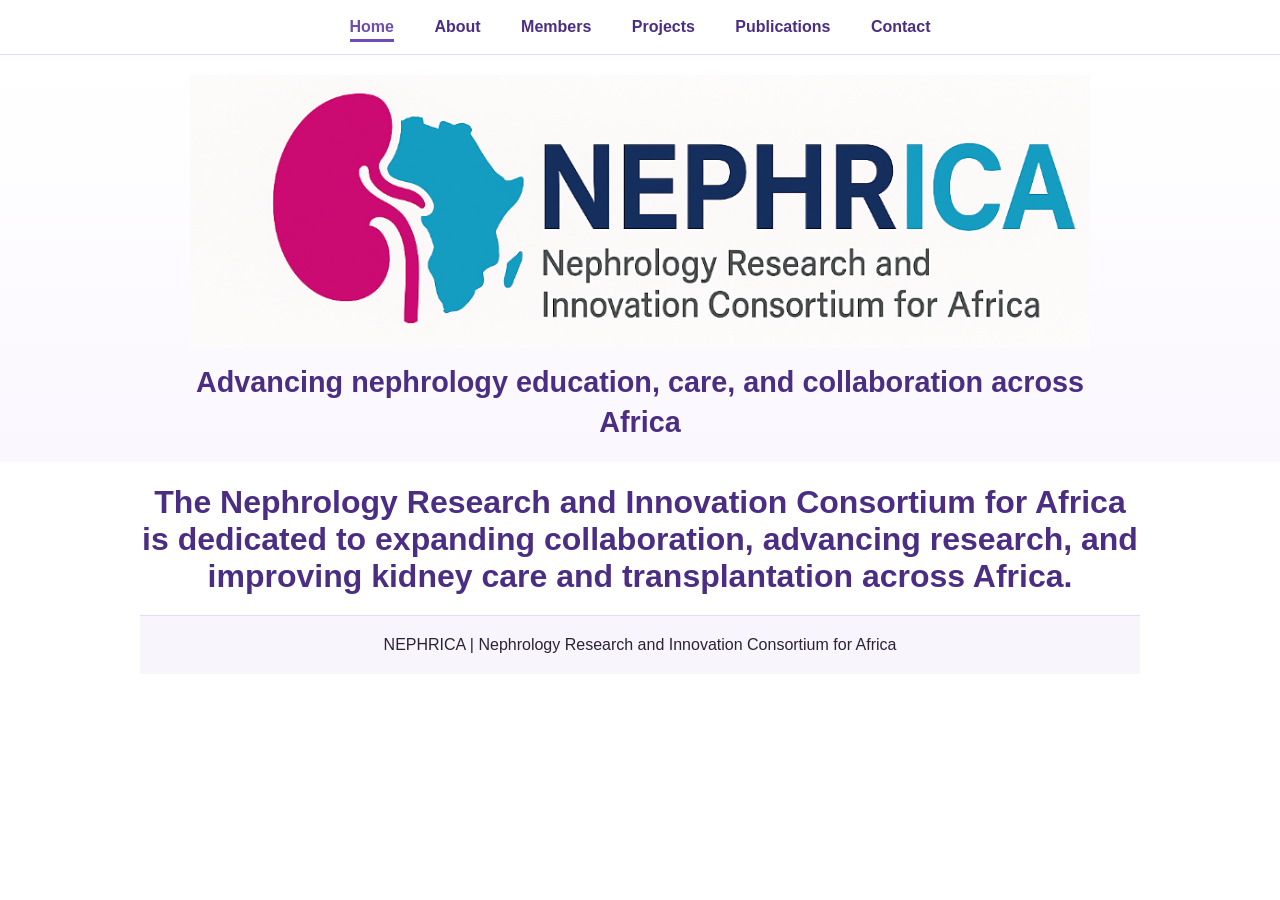
<file: index.html>
<!DOCTYPE html>
<html lang="en">
<head>
  <meta charset="UTF-8">
  <meta name="viewport" content="width=device-width, initial-scale=1.0">
  <title>NEPHRICA</title>

  <style>
    :root {
      --deep-purple: #4b2e83;
      --mid-purple: #6d4db3;
      --light-purple: #efe8fb;
      --soft-purple: #f8f5fc;
      --text-dark: #2b2238;
      --border: #e7dcf5;
    }

    body {
      margin: 0;
      font-family: Arial, sans-serif;
      background: white;
      color: var(--text-dark);
      opacity: 0;
      transform: translateY(14px);
      animation: pageFade 0.9s ease forwards;
    }

    @keyframes pageFade {
      to {
        opacity: 1;
        transform: translateY(0);
      }
    }

    nav {
      background: white;
      border-bottom: 1px solid var(--border);
      padding: 18px;
      text-align: center;
    }

    nav a {
      color: var(--deep-purple);
      text-decoration: none;
      margin: 0 18px;
      font-weight: bold;
      transition: color 0.25s ease;
      padding-bottom: 4px;
    }

    nav a:hover {
      color: var(--mid-purple);
    }

    nav a.active {
      color: var(--mid-purple);
      border-bottom: 3px solid var(--mid-purple);
    }

    .hero {
      text-align: center;
      padding: 20px 20px 10px 20px;
      background: linear-gradient(180deg, #ffffff 0%, #faf7fe 100%);
    }

    .hero-logo {
      max-width: 900px;
      width: 100%;
      height: auto;
      margin-bottom: 6px;
      opacity: 0;
      transform: scale(0.98);
      animation: heroImageIn 1s ease 0.2s forwards;
    }

    @keyframes heroImageIn {
      to {
        opacity: 1;
        transform: scale(1);
      }
    }

    .tagline {
      font-weight: bold;
      color: var(--deep-purple);
      font-size: 1.8rem;
      line-height: 1.4;
      margin: 4px auto 10px auto;
      max-width: 900px;
      opacity: 0;
      animation: fadeOnly 0.9s ease 0.4s forwards;
    }

    @keyframes fadeOnly {
      to {
        opacity: 1;
      }
    }

    .container {
      max-width: 1000px;
      margin: 10px auto;
      padding: 0 20px;
      text-align: center;
    }

    h1 {
      color: var(--deep-purple);
      margin-bottom: 10px;
      opacity: 0;
      animation: fadeOnly 0.9s ease 0.55s forwards;
    }

    .intro-text {
      margin-bottom: 20px;
      opacity: 0;
      animation: fadeOnly 0.9s ease 0.7s forwards;
      font-size: 1.05rem;
      line-height: 1.5;
    }

    .cards {
      display: flex;
      flex-wrap: wrap;
      gap: 18px;
      margin-top: 20px;
      justify-content: center;
    }

    .card {
      flex: 1 1 250px;
      background: white;
      border: 1px solid var(--border);
      border-radius: 12px;
      padding: 20px;
      opacity: 0;
      transform: translateY(12px);
      animation: cardIn 0.7s ease forwards;
    }

    .card:nth-child(1) { animation-delay: 0.85s; }
    .card:nth-child(2) { animation-delay: 1s; }
    .card:nth-child(3) { animation-delay: 1.15s; }

    @keyframes cardIn {
      to {
        opacity: 1;
        transform: translateY(0);
      }
    }

    .card h2 {
      color: var(--deep-purple);
      margin-top: 0;
    }

    .btn {
      display: inline-block;
      margin-top: 10px;
      padding: 10px 15px;
      background: var(--deep-purple);
      color: white;
      text-decoration: none;
      border-radius: 8px;
      font-weight: bold;
      transition: background 0.25s ease, transform 0.2s ease;
    }

    .btn:hover {
      background: var(--mid-purple);
      transform: translateY(-2px);
    }

    footer {
      margin-top: 20px;
      padding: 20px;
      text-align: center;
      background: var(--soft-purple);
      border-top: 1px solid var(--border);
      opacity: 0;
      animation: fadeOnly 0.9s ease 1.25s forwards;
    }
  </style>
</head>

<body>

  <nav>
    <a href="index.html" class="active">Home</a>
    <a href="about.html">About</a>
    <a href="members.html">Members</a>
    <a href="projects.html">Projects</a>
    <a href="Publications.html">Publications</a>
    <a href="contact.html">Contact</a>
  </nav>

  <div class="hero">
    
    <img 
      src="./nephrica-home.png.png" 
      alt="NEPHRICA Logo" 
      class="hero-logo"
      onerror="this.onerror=null; this.src='https://via.placeholder.com/900x300?text=Image+Not+Found'; console.log('Image not found - check file path');"
    >

    <p class="tagline">
      Advancing nephrology education, care, and collaboration across Africa
    </p>
  </div>

  <div class="container">
    <h1>The Nephrology Research and Innovation Consortium for Africa is dedicated to expanding collaboration, advancing research, and improving kidney care and transplantation across Africa.</h1>

    </p>

  <footer>
    NEPHRICA | Nephrology Research and Innovation Consortium for Africa
  </footer>

</body>
</html>
</file>
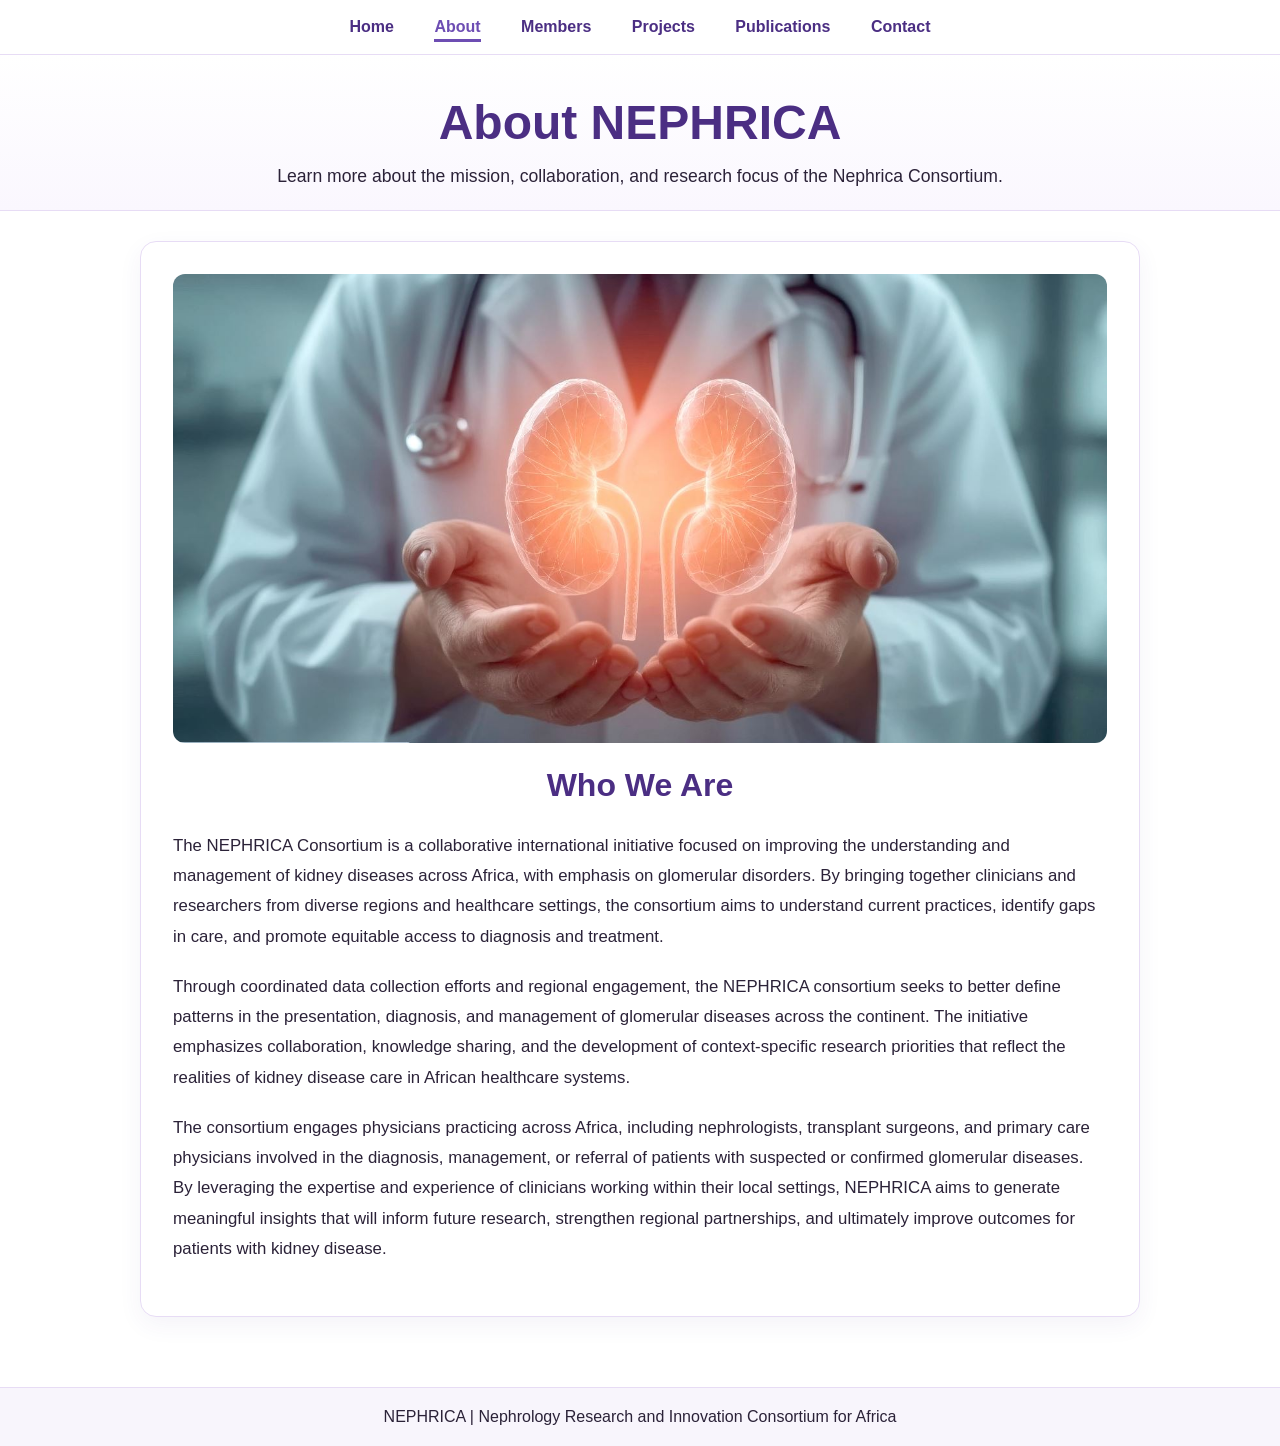
<file: about.html>
<!DOCTYPE html>
<html lang="en">
<head>
  <meta charset="UTF-8">
  <meta name="viewport" content="width=device-width, initial-scale=1.0">
  <title>About | NEPHRICA</title>

  <style>
    :root {
      --deep-purple: #4b2e83;
      --mid-purple: #6d4db3;
      --light-purple: #efe8fb;
      --soft-purple: #f8f5fc;
      --text-dark: #2b2238;
      --border: #e7dcf5;
    }

    body {
      margin: 0;
      font-family: Arial, sans-serif;
      background: white;
      color: var(--text-dark);
      opacity: 0;
      transform: translateY(10px);
      animation: pageFade 0.8s ease forwards;
    }

    @keyframes pageFade {
      to {
        opacity: 1;
        transform: translateY(0);
      }
    }

    nav {
      background: white;
      border-bottom: 1px solid var(--border);
      padding: 18px;
      text-align: center;
    }

    nav a {
      color: var(--deep-purple);
      text-decoration: none;
      margin: 0 18px;
      font-weight: bold;
      transition: color 0.25s ease;
      padding-bottom: 4px;
    }

    nav a:hover {
      color: var(--mid-purple);
    }

    nav a.active {
      color: var(--mid-purple);
      border-bottom: 3px solid var(--mid-purple);
    }

    .hero {
      text-align: center;
      padding: 40px 20px 20px;
      background: linear-gradient(180deg, #ffffff 0%, #faf7fe 100%);
      border-bottom: 1px solid var(--border);
    }

    .hero h1 {
      margin: 0;
      color: var(--deep-purple);
      font-size: 3rem;
    }

    .hero p {
      margin: 12px auto 0;
      max-width: 900px;
      font-size: 1.1rem;
      line-height: 1.6;
    }

    .content {
      max-width: 1000px;
      margin: 30px auto;
      padding: 0 20px 40px;
    }

    .content-card {
      background: white;
      border: 1px solid var(--border);
      border-radius: 16px;
      padding: 32px;
      box-shadow: 0 8px 24px rgba(75, 46, 131, 0.06);
    }

    .content-card h2 {
      color: var(--deep-purple);
      margin-top: 0;
      font-size: 2rem;
      text-align: center;
    }

    .content-card p {
      font-size: 1.05rem;
      line-height: 1.8;
      margin-bottom: 20px;
    }

    footer {
      margin-top: 30px;
      padding: 20px;
      text-align: center;
      background: var(--soft-purple);
      border-top: 1px solid var(--border);
    }

    @media (max-width: 768px) {
      nav a {
        display: inline-block;
        margin: 8px 10px;
      }

      .hero h1 {
        font-size: 2.2rem;
      }

      .content-card {
        padding: 24px;
      }

      .content-card h2 {
        font-size: 1.6rem;
      }
    }
  </style>
</head>
<body>

  <nav>
    <a href="index.html">Home</a>
    <a href="about.html" class="active">About</a>
    <a href="members.html">Members</a>
    <a href="projects.html">Projects</a>
    <a href="Publications.html">Publications</a>
    <a href="contact.html">Contact</a>
  </nav>

  <section class="hero">
    <h1>About NEPHRICA</h1>
    <p>
      Learn more about the mission, collaboration, and research focus of the Nephrica Consortium.
    </p>
  </section>

  <div class="content">
    <div class="content-card">

      <!-- IMAGE FIRST -->
      <img src="./images/kidney.JPG" style="width:100%; height:auto; border-radius:12px; margin-bottom:20px;">

      <!-- HEADING MOVED BELOW IMAGE -->
      <h2>Who We Are</h2>

      <p>
        The NEPHRICA Consortium is a collaborative international initiative focused on improving the understanding and management of kidney diseases across Africa, with emphasis on glomerular disorders. By bringing together clinicians and researchers from diverse regions and healthcare settings, the consortium aims to understand current practices, identify gaps in care, and promote equitable access to diagnosis and treatment.
      </p>

      <p>
       Through coordinated data collection efforts and regional engagement, the NEPHRICA consortium seeks to better define patterns in the presentation, diagnosis, and management of glomerular diseases across the continent. The initiative emphasizes collaboration, knowledge sharing, and the development of context-specific research priorities that reflect the realities of kidney disease care in African healthcare systems.
      </p>

      <p>
        The consortium engages physicians practicing across Africa, including nephrologists, transplant surgeons, and primary care physicians involved in the diagnosis, management, or referral of patients with suspected or confirmed glomerular diseases. By leveraging the expertise and experience of clinicians working within their local settings, NEPHRICA aims to generate meaningful insights that will inform future research, strengthen regional partnerships, and ultimately improve outcomes for patients with kidney disease.
      </p>

    </div>
  </div>

  <footer>
    NEPHRICA | Nephrology Research and Innovation Consortium for Africa
  </footer>

</body>
</html>
</file>
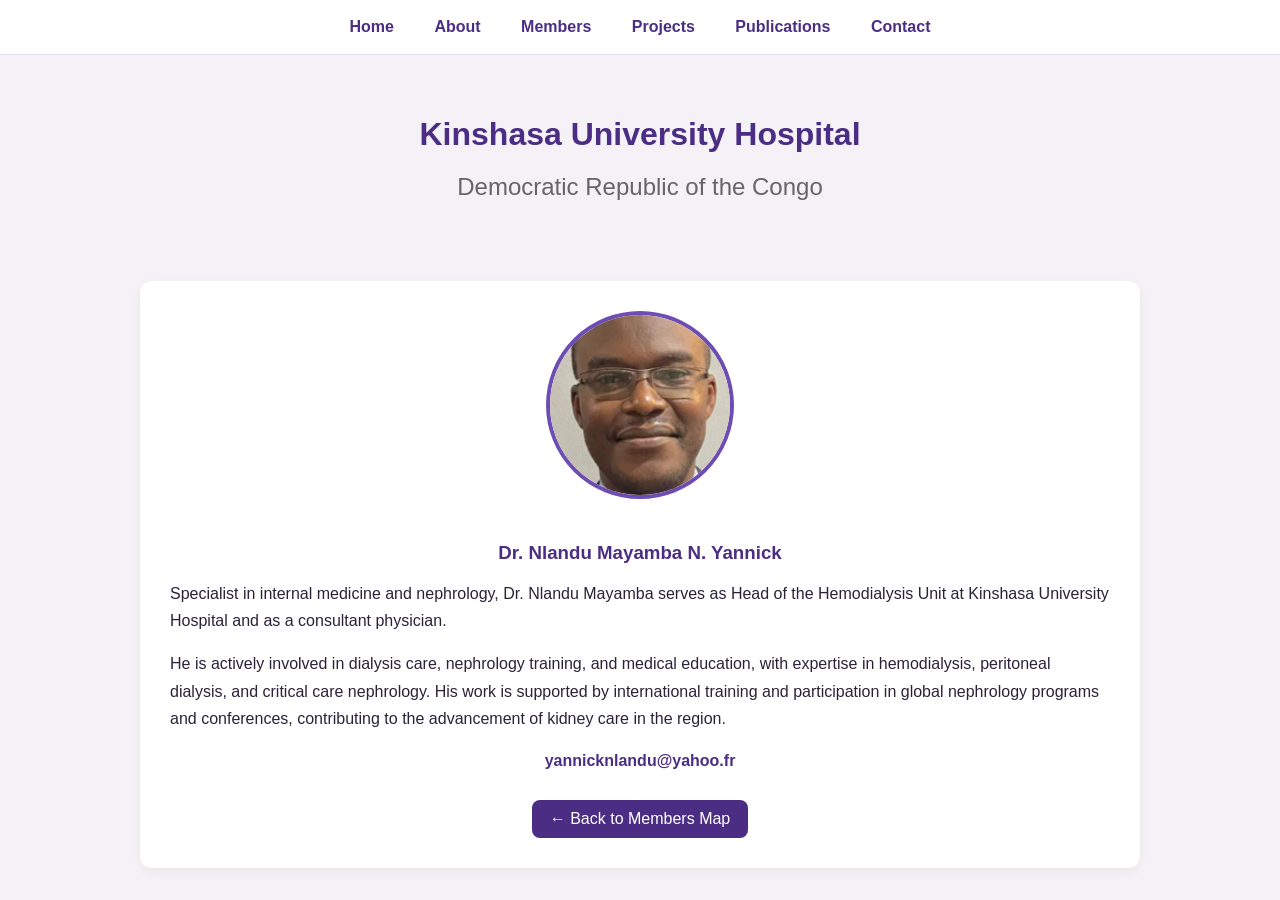
<file: congo-center.html>
<!DOCTYPE html>
<html lang="en">
<head>
<meta charset="UTF-8">
<meta name="viewport" content="width=device-width, initial-scale=1.0">
<title>Kinshasa University Hospital | NEPHRICA</title>

<style>
:root {
  --deep-purple: #4b2e83;
  --mid-purple: #6d4db3;
  --soft-purple: #f8f5fc;
  --border: #e7dcf5;
}

body {
  margin: 0;
  font-family: Arial, sans-serif;
  background: #f4f1f7;
  color: #2b2238;
}

nav {
  border-bottom: 1px solid var(--border);
  padding: 18px;
  text-align: center;
  background: white;
}

nav a {
  color: var(--deep-purple);
  text-decoration: none;
  margin: 0 18px;
  font-weight: bold;
}

nav a:hover {
  color: var(--mid-purple);
}

.hero {
  text-align: center;
  padding: 40px 20px;
}

.hero h1 {
  color: var(--deep-purple);
  margin-bottom: 10px;
}

.hero h2 {
  color: #666;
  font-weight: normal;
}

.container {
  max-width: 1000px;
  margin: auto;
  padding: 20px;
}

.member-card {
  background: white;
  border-radius: 12px;
  padding: 30px;
  text-align: center;
  box-shadow: 0 4px 12px rgba(0,0,0,.05);
}

.member-card img {
  width: 180px;
  height: 180px;
  object-fit: cover;
  border-radius: 50%;
  border: 4px solid var(--mid-purple);
  margin-bottom: 20px;
}

.member-card h3 {
  color: var(--deep-purple);
  margin-bottom: 15px;
}

.member-card p {
  line-height: 1.7;
  text-align: left;
}

.email {
  margin-top: 20px;
  font-weight: bold;
  color: var(--deep-purple);
}

.back-btn {
  display: inline-block;
  margin-top: 30px;
  padding: 10px 18px;
  background: var(--deep-purple);
  color: white;
  text-decoration: none;
  border-radius: 8px;
}

.back-btn:hover {
  background: var(--mid-purple);
}
</style>
</head>

<body>

<nav>
  <a href="index.html">Home</a>
  <a href="about.html">About</a>
  <a href="members.html">Members</a>
  <a href="projects.html">Projects</a>
  <a href="Publications.html">Publications</a>
  <a href="contact.html">Contact</a>
</nav>

<div class="hero">
  <h1>Kinshasa University Hospital</h1>
  <h2>Democratic Republic of the Congo</h2>
</div>

<div class="container">

  <div class="member-card">

    <img src="./images/Yannick Headshot.jpg">

    <h3>Dr. Nlandu Mayamba N. Yannick</h3>

    <p>
      Specialist in internal medicine and nephrology, Dr. Nlandu Mayamba serves as Head of the Hemodialysis Unit at Kinshasa University Hospital and as a consultant physician.
    </p>

    <p>
      He is actively involved in dialysis care, nephrology training, and medical education, with expertise in hemodialysis, peritoneal dialysis, and critical care nephrology. His work is supported by international training and participation in global nephrology programs and conferences, contributing to the advancement of kidney care in the region.
    </p>

    <div class="email">
      yannicknlandu@yahoo.fr
    </div>

    <a href="members.html" class="back-btn">← Back to Members Map</a>

  </div>

</div>

</body>
</html>
</file>
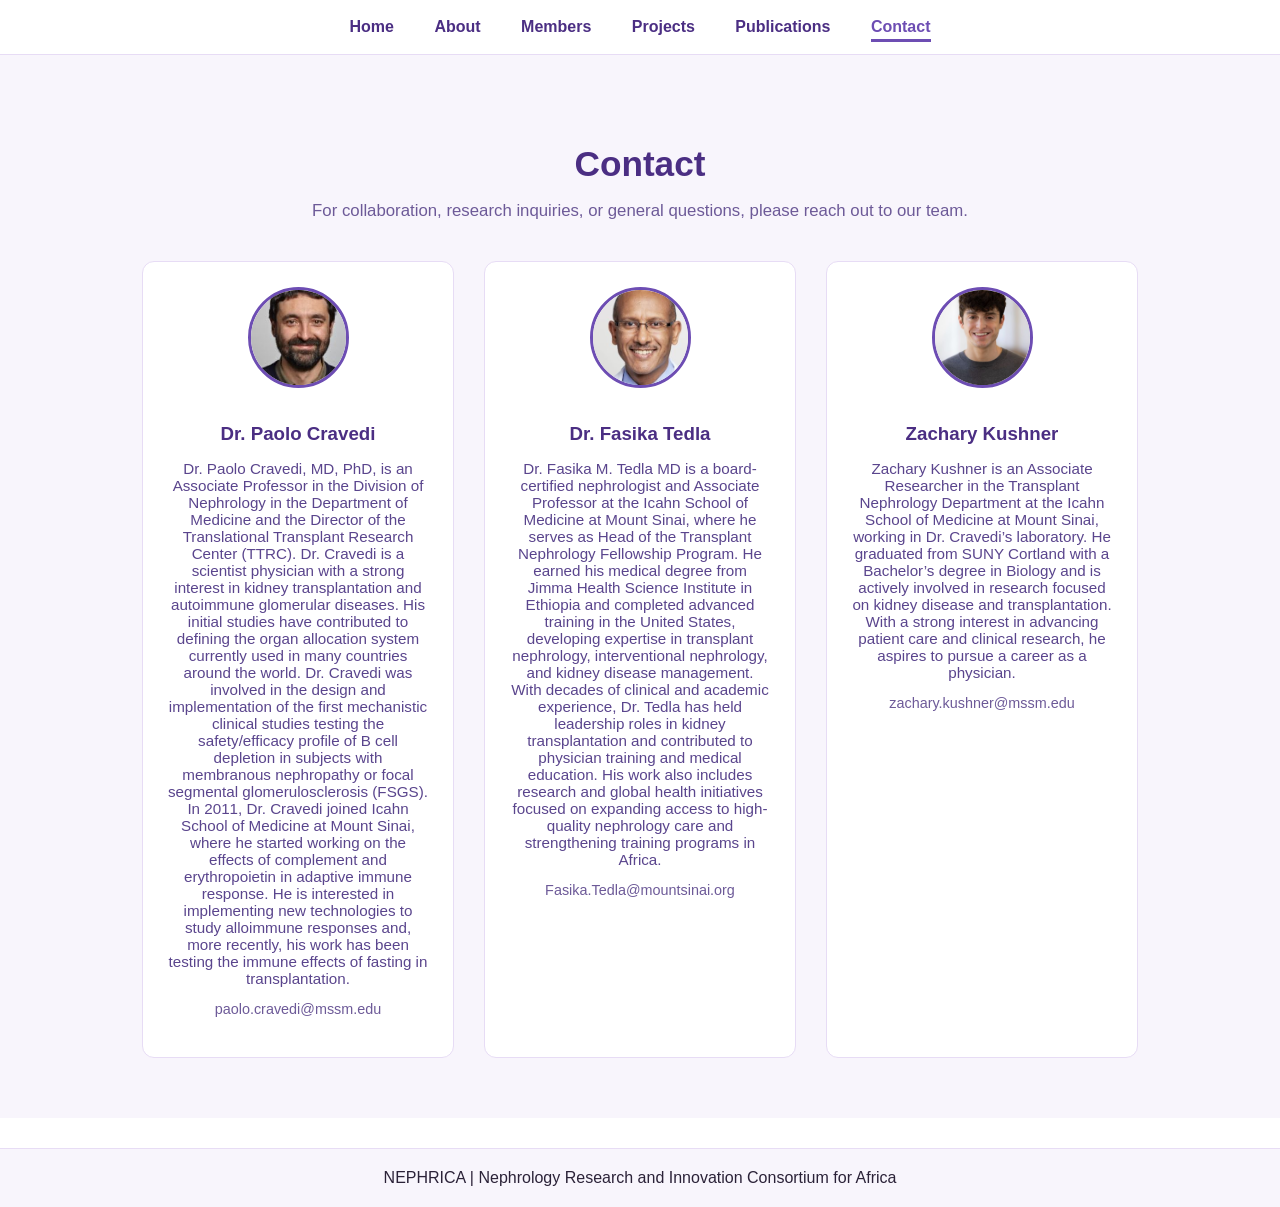
<file: contact.html>
<!DOCTYPE html>
<html lang="en">
<head>
<meta charset="UTF-8">
<meta name="viewport" content="width=device-width, initial-scale=1.0">
<title>Contact | Nephrica Consortium</title>

<style>
:root {
  --deep-purple: #4b2e83;
  --mid-purple: #6d4db3;
  --light-purple: #efe8fb;
  --soft-purple: #f8f5fc;
  --text-dark: #2b2238;
  --border: #e7dcf5;
}

body {
  margin: 0;
  font-family: Arial, sans-serif;
  background: white;
  color: var(--text-dark);
}

nav {
  background: white;
  border-bottom: 1px solid var(--border);
  padding: 18px;
  text-align: center;
}

nav a {
  color: var(--deep-purple);
  text-decoration: none;
  margin: 0 18px;
  font-weight: bold;
  padding-bottom: 4px;
}

nav a:hover {
  color: var(--mid-purple);
}

nav a.active {
  color: var(--mid-purple);
  border-bottom: 3px solid var(--mid-purple);
}

.contact-section {
  background: var(--soft-purple);
  padding: 60px 20px;
  text-align: center;
}

.contact-title {
  color: var(--deep-purple);
  font-size: 2.2rem;
  margin-bottom: 10px;
}

.contact-subtext {
  color: #6d5a98;
  margin-bottom: 40px;
  font-size: 1.05rem;
}

.contact-grid {
  display: flex;
  flex-wrap: wrap;
  justify-content: center;
  gap: 30px;
}

.contact-card {
  background: white;
  border: 1px solid var(--border);
  border-radius: 12px;
  padding: 25px;
  width: 260px;
  transition: transform 0.2s ease, box-shadow 0.2s ease;
}

.contact-card:hover {
  transform: translateY(-5px);
  box-shadow: 0 6px 18px rgba(75, 46, 131, 0.12);
}

.contact-photo {
  width: 95px;
  height: 95px;
  border-radius: 50%;
  object-fit: cover;
  border: 3px solid var(--mid-purple);
  margin-bottom: 12px;
}

.contact-card h3 {
  color: var(--deep-purple);
  margin-bottom: 6px;
}

.contact-role {
  font-size: 0.95rem;
  color: #5a458d;
  margin-bottom: 8px;
}

.contact-email {
  font-size: 0.9rem;
  color: #6d5a98;
}

footer {
  margin-top: 30px;
  padding: 20px;
  text-align: center;
  background: var(--soft-purple);
  border-top: 1px solid var(--border);
}
</style>
</head>

<body>

<nav>
  <a href="index.html">Home</a>
  <a href="about.html">About</a>
  <a href="members.html">Members</a>
  <a href="projects.html">Projects</a>
  <a href="Publications.html">Publications</a>
  <a href="contact.html" class="active">Contact</a>
</nav>

<section class="contact-section">

  <h2 class="contact-title">Contact</h2>
  <p class="contact-subtext">
    For collaboration, research inquiries, or general questions, please reach out to our team.
  </p>

  <div class="contact-grid">

    <!-- Dr. Paolo -->
    <div class="contact-card">
      <img src="./images/paolo.jpg" class="contact-photo">
      <h3>Dr. Paolo Cravedi</h3>
      <p class="contact-role">Dr. Paolo Cravedi, MD, PhD, is an Associate Professor in the Division of Nephrology in the Department of Medicine and the Director of the Translational Transplant Research Center (TTRC). Dr. Cravedi is a scientist physician with a strong interest in kidney transplantation and autoimmune glomerular diseases. His initial studies have contributed to defining the organ allocation system currently used in many countries around the world. Dr. Cravedi was involved in the design and implementation of the first mechanistic clinical studies testing the safety/efficacy profile of B cell depletion in subjects with membranous nephropathy or focal segmental glomerulosclerosis (FSGS).

In 2011, Dr. Cravedi joined Icahn School of Medicine at Mount Sinai, where he started working on the effects of complement and erythropoietin in adaptive immune response. He is interested in implementing new technologies to study alloimmune responses and, more recently, his work has been testing the immune effects of fasting in transplantation.</p>
      <p class="contact-email">paolo.cravedi@mssm.edu</p>
    </div>

    <!-- Dr. Fasika -->
    <div class="contact-card">
      <img src="./images/fasika.jpg" class="contact-photo">
      <h3>Dr. Fasika Tedla</h3>
      <p class="contact-role">Dr. Fasika M. Tedla MD is a board-certified nephrologist and Associate Professor at the Icahn School of Medicine at Mount Sinai, where he serves as Head of the Transplant Nephrology Fellowship Program. He earned his medical degree from Jimma Health Science Institute in Ethiopia and completed advanced training in the United States, developing expertise in transplant nephrology, interventional nephrology, and kidney disease management.

With decades of clinical and academic experience, Dr. Tedla has held leadership roles in kidney transplantation and contributed to physician training and medical education. His work also includes research and global health initiatives focused on expanding access to high-quality nephrology care and strengthening training programs in Africa.</p>
      <p class="contact-email">Fasika.Tedla@mountsinai.org</p>
    </div>

    <!-- You -->
    <div class="contact-card">
      <img src="./images/yourphoto.jpg" class="contact-photo">
      <h3>Zachary Kushner</h3>
      <p class="contact-role">Zachary Kushner is an Associate Researcher in the Transplant Nephrology Department at the Icahn School of Medicine at Mount Sinai, working in Dr. Cravedi’s laboratory. He graduated from SUNY Cortland with a Bachelor’s degree in Biology and is actively involved in research focused on kidney disease and transplantation. With a strong interest in advancing patient care and clinical research, he aspires to pursue a career as a physician.</p>
      <p class="contact-email">zachary.kushner@mssm.edu</p>
    </div>

  </div>

</section>

<footer>
  NEPHRICA | Nephrology Research and Innovation Consortium for Africa
</footer>

</body>
</html>
</file>
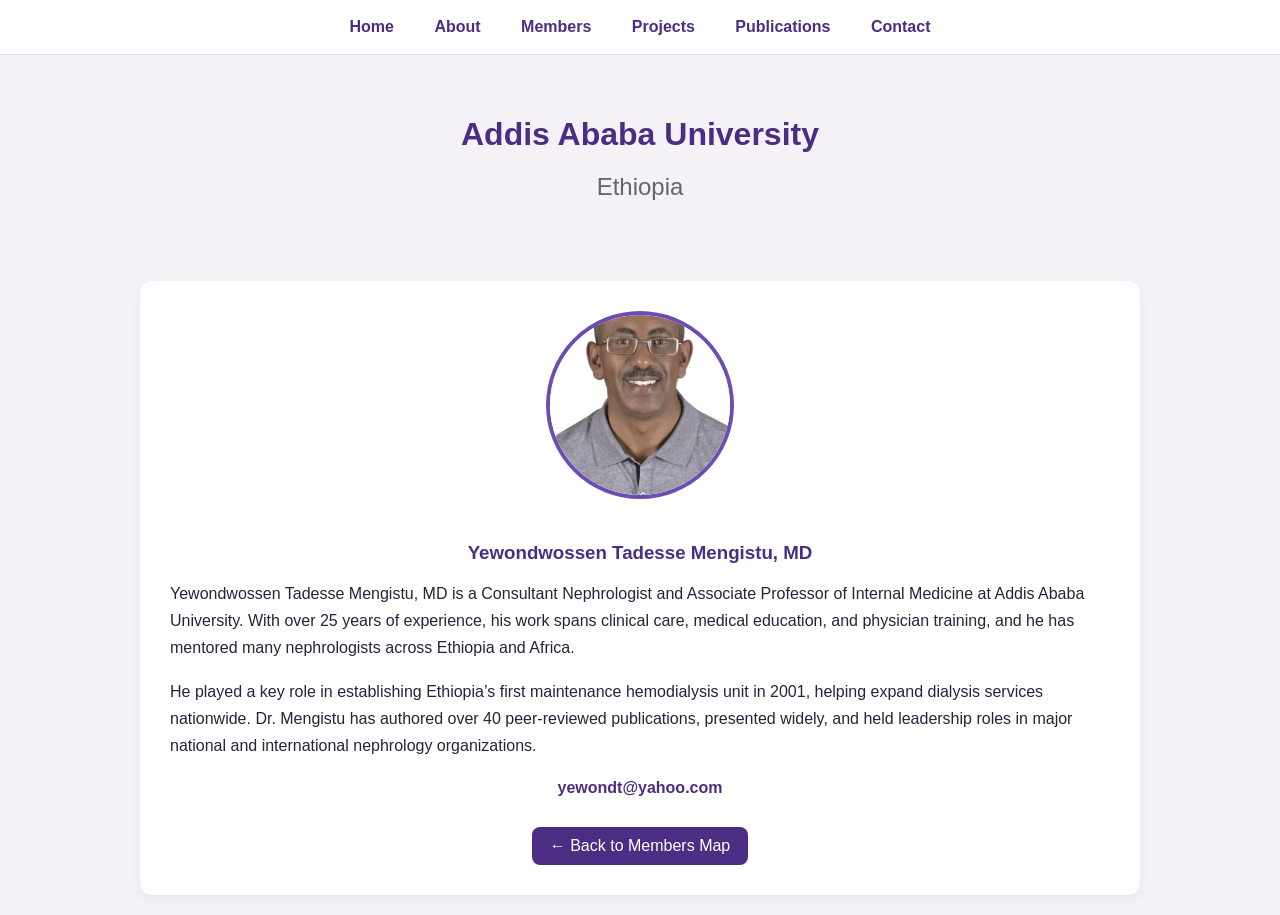
<file: ethiopia-center.html>
<!DOCTYPE html>
<html lang="en">
<head>
<meta charset="UTF-8">
<meta name="viewport" content="width=device-width, initial-scale=1.0">
<title>Addis Ababa University | NEPHRICA</title>

<style>
:root {
  --deep-purple: #4b2e83;
  --mid-purple: #6d4db3;
  --soft-purple: #f8f5fc;
  --border: #e7dcf5;
}

body {
  margin: 0;
  font-family: Arial, sans-serif;
  background: #f4f1f7;
  color: #2b2238;
}

nav {
  border-bottom: 1px solid var(--border);
  padding: 18px;
  text-align: center;
  background: white;
}

nav a {
  color: var(--deep-purple);
  text-decoration: none;
  margin: 0 18px;
  font-weight: bold;
}

nav a:hover {
  color: var(--mid-purple);
}

.hero {
  text-align: center;
  padding: 40px 20px;
}

.hero h1 {
  color: var(--deep-purple);
  margin-bottom: 10px;
}

.hero h2 {
  color: #666;
  font-weight: normal;
}

.container {
  max-width: 1000px;
  margin: auto;
  padding: 20px;
}

.member-card {
  background: white;
  border-radius: 12px;
  padding: 30px;
  text-align: center;
  box-shadow: 0 4px 12px rgba(0,0,0,.05);
}

.member-card img {
  width: 180px;
  height: 180px;
  object-fit: cover;
  border-radius: 50%;
  border: 4px solid var(--mid-purple);
  margin-bottom: 20px;
}

.member-card h3 {
  color: var(--deep-purple);
  margin-bottom: 15px;
}

.member-card p {
  line-height: 1.7;
  text-align: left;
}

.email {
  margin-top: 20px;
  font-weight: bold;
  color: var(--deep-purple);
}

.back-btn {
  display: inline-block;
  margin-top: 30px;
  padding: 10px 18px;
  background: var(--deep-purple);
  color: white;
  text-decoration: none;
  border-radius: 8px;
}

.back-btn:hover {
  background: var(--mid-purple);
}
</style>
</head>

<body>

<nav>
  <a href="index.html">Home</a>
  <a href="about.html">About</a>
  <a href="members.html">Members</a>
  <a href="projects.html">Projects</a>
  <a href="Publications.html">Publications</a>
  <a href="contact.html">Contact</a>
</nav>

<div class="hero">
  <h1>Addis Ababa University</h1>
  <h2>Ethiopia</h2>
</div>

<div class="container">

  <div class="member-card">

    <img src="./images/Yewondwossen Headshot.jpg">

    <h3>Yewondwossen Tadesse Mengistu, MD</h3>

    <p>
      Yewondwossen Tadesse Mengistu, MD is a Consultant Nephrologist and Associate Professor of Internal Medicine at Addis Ababa University. With over 25 years of experience, his work spans clinical care, medical education, and physician training, and he has mentored many nephrologists across Ethiopia and Africa.
    </p>

    <p>
      He played a key role in establishing Ethiopia’s first maintenance hemodialysis unit in 2001, helping expand dialysis services nationwide. Dr. Mengistu has authored over 40 peer-reviewed publications, presented widely, and held leadership roles in major national and international nephrology organizations.
    </p>

    <div class="email">
      yewondt@yahoo.com
    </div>

    <a href="members.html" class="back-btn">← Back to Members Map</a>

  </div>

</div>

</body>
</html>
</file>
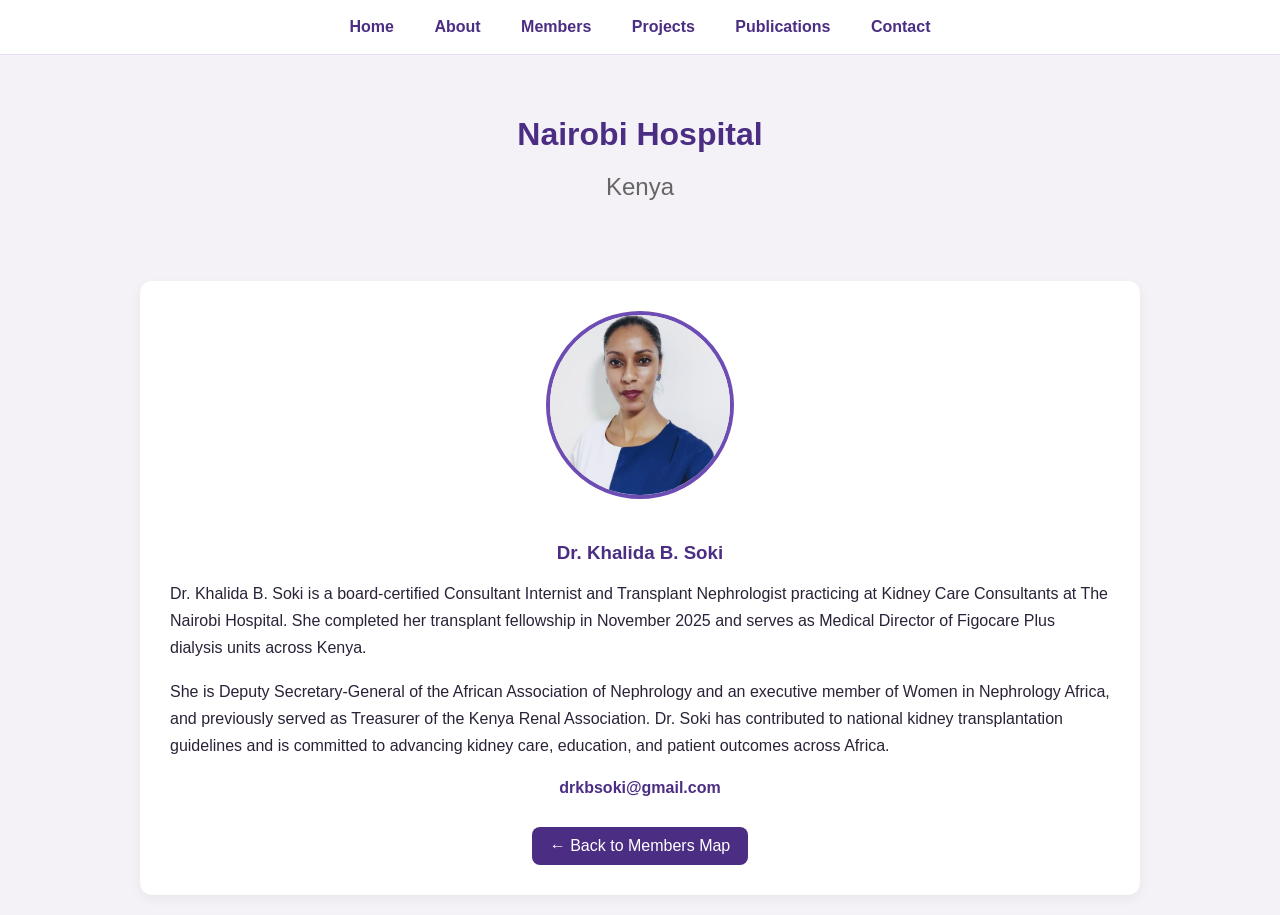
<file: kenya-center.html>
<!DOCTYPE html>
<html lang="en">
<head>
<meta charset="UTF-8">
<meta name="viewport" content="width=device-width, initial-scale=1.0">
<title>Nairobi Hospital | NEPHRICA</title>

<style>
:root {
  --deep-purple: #4b2e83;
  --mid-purple: #6d4db3;
  --soft-purple: #f8f5fc;
  --border: #e7dcf5;
}

body {
  margin: 0;
  font-family: Arial, sans-serif;
  background: #f4f1f7;
  color: #2b2238;
}

nav {
  border-bottom: 1px solid var(--border);
  padding: 18px;
  text-align: center;
  background: white;
}

nav a {
  color: var(--deep-purple);
  text-decoration: none;
  margin: 0 18px;
  font-weight: bold;
}

nav a:hover {
  color: var(--mid-purple);
}

.hero {
  text-align: center;
  padding: 40px 20px;
}

.hero h1 {
  color: var(--deep-purple);
  margin-bottom: 10px;
}

.hero h2 {
  color: #666;
  font-weight: normal;
}

.container {
  max-width: 1000px;
  margin: auto;
  padding: 20px;
}

.member-card {
  background: white;
  border-radius: 12px;
  padding: 30px;
  text-align: center;
  box-shadow: 0 4px 12px rgba(0,0,0,.05);
}

.member-card img {
  width: 180px;
  height: 180px;
  object-fit: cover;
  border-radius: 50%;
  border: 4px solid var(--mid-purple);
  margin-bottom: 20px;
}

.member-card h3 {
  color: var(--deep-purple);
  margin-bottom: 15px;
}

.member-card p {
  line-height: 1.7;
  text-align: left;
}

.email {
  margin-top: 20px;
  font-weight: bold;
  color: var(--deep-purple);
}

.back-btn {
  display: inline-block;
  margin-top: 30px;
  padding: 10px 18px;
  background: var(--deep-purple);
  color: white;
  text-decoration: none;
  border-radius: 8px;
}

.back-btn:hover {
  background: var(--mid-purple);
}
</style>
</head>

<body>

<nav>
  <a href="index.html">Home</a>
  <a href="about.html">About</a>
  <a href="members.html">Members</a>
  <a href="projects.html">Projects</a>
  <a href="Publications.html">Publications</a>
  <a href="contact.html">Contact</a>
</nav>

<div class="hero">
  <h1>Nairobi Hospital</h1>
  <h2>Kenya</h2>
</div>

<div class="container">

  <div class="member-card">

    <img src="./images/Soki Headshot.jpg">

    <h3>Dr. Khalida B. Soki</h3>

    <p>
      Dr. Khalida B. Soki is a board-certified Consultant Internist and Transplant Nephrologist practicing at Kidney Care Consultants at The Nairobi Hospital. She completed her transplant fellowship in November 2025 and serves as Medical Director of Figocare Plus dialysis units across Kenya.
    </p>

    <p>
      She is Deputy Secretary-General of the African Association of Nephrology and an executive member of Women in Nephrology Africa, and previously served as Treasurer of the Kenya Renal Association. Dr. Soki has contributed to national kidney transplantation guidelines and is committed to advancing kidney care, education, and patient outcomes across Africa.
    </p>

    <div class="email">
      drkbsoki@gmail.com
    </div>

    <a href="members.html" class="back-btn">← Back to Members Map</a>

  </div>

</div>

</body>
</html>
</file>
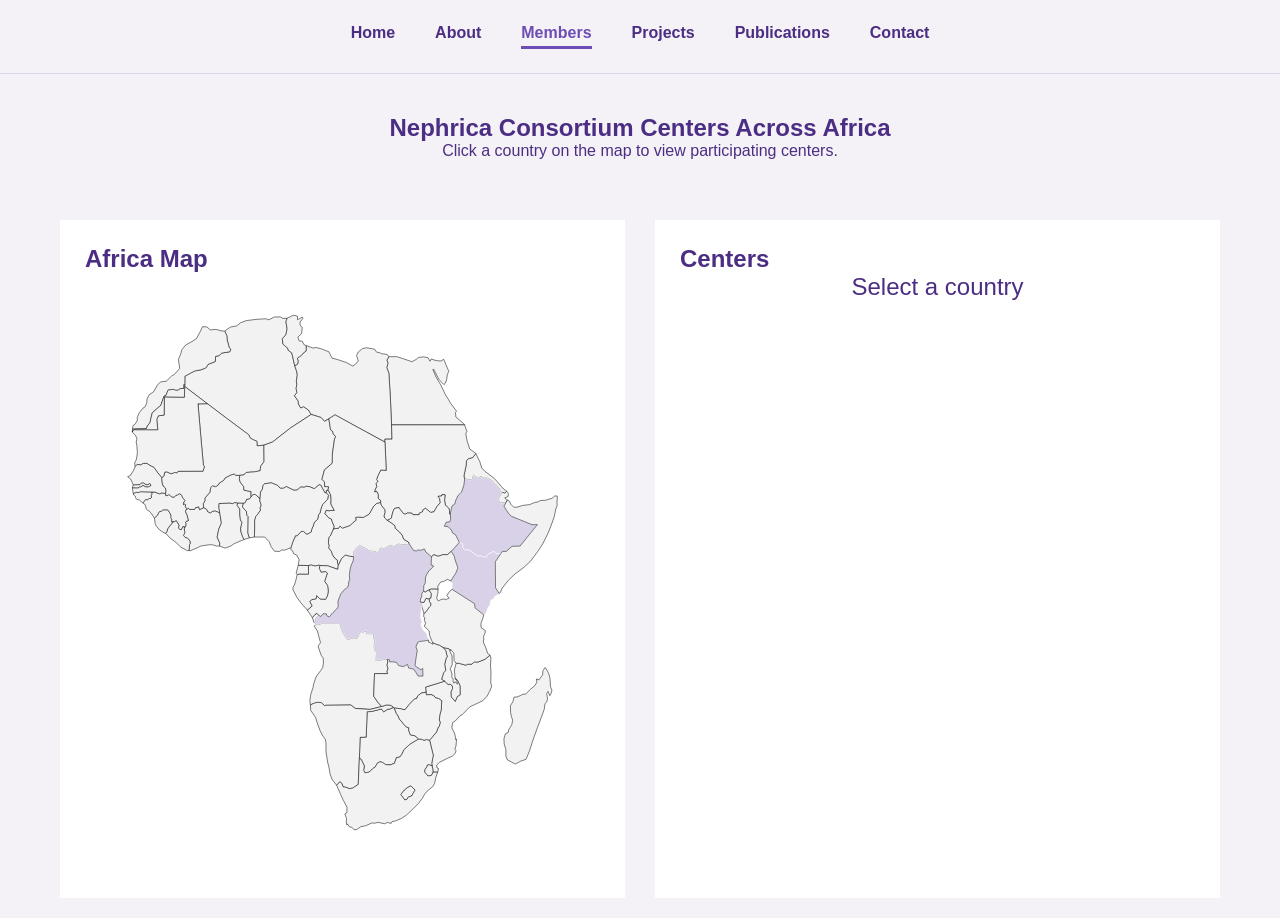
<file: members.html>
<!DOCTYPE html>
<html lang="en">
<head>
<meta charset="UTF-8" />
<meta name="viewport" content="width=device-width, initial-scale=1.0" />
<title>Members | Nephrica Consortium</title>

<style>
* {
  box-sizing: border-box;
  margin: 0;
  padding: 0;
}

body {
  font-family: Arial, sans-serif;
  background-color: #f4f1f7;
  color: #4b2e83;
}

header {
  border-bottom: 1px solid #dfd3ee;
  padding: 24px 0;
}

nav {
  display: flex;
  justify-content: center;
  gap: 40px;
}

nav a {
  text-decoration: none;
  color: #4b2e83;
  font-weight: bold;
  padding-bottom: 4px;
}

nav a:hover {
  color: #6d4db3;
}

nav a.active {
  color: #6d4db3;
  border-bottom: 3px solid #6d4db3;
}

.hero {
  text-align: center;
  padding: 40px 20px;
}

.main-section {
  max-width: 1200px;
  margin: auto;
  display: grid;
  grid-template-columns: 1fr 1fr;
  gap: 30px;
  padding: 20px;
}

.card {
  background: white;
  padding: 25px;
}

.map-wrapper {
  display: flex;
  justify-content: center;
}

#africaMap {
  width: 100%;
  height: 600px;
}

.center-card {
  display: flex;
  flex-direction: column;
  align-items: center;
  text-align: center;
  background: #f7f3fb;
  padding: 30px;
  border-radius: 12px;
}

.center-name {
  font-size: 1.5rem;
  font-weight: bold;
  margin-bottom: 15px;
}

.center-description {
  margin-bottom: 20px;
  line-height: 1.6;
}

.center-btn {
  display: inline-block;
  background: #4b2e83;
  color: white;
  text-decoration: none;
  padding: 12px 24px;
  border-radius: 8px;
  font-weight: bold;
}

.center-btn:hover {
  background: #6d4db3;
}

.selected-country {
  font-size: 1.5rem;
  margin-bottom: 15px;
  text-align: center;
}

@media (max-width: 900px) {
  .main-section {
    grid-template-columns: 1fr;
  }
}
</style>
</head>

<body>

<header>
<nav>
  <a href="./index.html">Home</a>
  <a href="./about.html">About</a>
  <a href="./members.html" class="active">Members</a>
  <a href="./projects.html">Projects</a>
  <a href="./Publications.html">Publications</a>
  <a href="./contact.html">Contact</a>
</nav>
</header>

<section class="hero">
<h1>Nephrica Consortium Centers Across Africa</h1>
<p>Click a country on the map to view participating centers.</p>
</section>

<section class="main-section">

<div class="card">
<h2>Africa Map</h2>

<div class="map-wrapper">
<object id="africaMap" data="./africa.svg" type="image/svg+xml"></object>
</div>
</div>

<div class="card">
<h2>Centers</h2>

<div id="memberContent">
<div class="selected-country">
Select a country
</div>
</div>

</div>

</section>

<script>
const centersData = {

  ET: {
    name: "Ethiopia",
    center: "Addis Ababa University",
    page: "ethiopia-center.html"
  },

  KE: {
    name: "Kenya",
    center: "Nairobi Hospital",
    page: "kenya-center.html"
  },

  CD: {
    name: "Congo",
    center: "Kinshasa University Hospital",
    page: "congo-center.html"
  }

};

function renderCenter(code) {

  const container = document.getElementById("memberContent");
  const country = centersData[code];

  container.innerHTML = `
    <div class="selected-country">
      ${country.name}
    </div>

    <div class="center-card">

      <div class="center-name">
        ${country.center}
      </div>

      <div class="center-description">
        Click below to view contributors and information for this center.
      </div>

      <a class="center-btn" href="${country.page}">
        View Center
      </a>

    </div>
  `;
}

document.getElementById("africaMap").addEventListener("load", function () {

  const svg = this.contentDocument;

  const allCodes = ["ET", "KE", "CD"];
  const baseColor = "#d9d1e8";

  allCodes.forEach(code => {

    const el = svg.getElementById(code);

    if (!el) return;

    el.style.fill = baseColor;
    el.style.stroke = "#fff";
    el.style.cursor = "pointer";

    el.addEventListener("mouseenter", () => {
      if (!el.dataset.active) {
        el.style.fill = "#6a42b8";
      }
    });

    el.addEventListener("mouseleave", () => {
      if (!el.dataset.active) {
        el.style.fill = baseColor;
      }
    });

    el.addEventListener("click", () => {

      allCodes.forEach(c => {

        const other = svg.getElementById(c);

        if (other) {
          other.dataset.active = "";
          other.style.fill = baseColor;
        }

      });

      el.dataset.active = "true";
      el.style.fill = "#d24ca3";

      renderCenter(code);

    });

  });

});
</script>

</body>
</html>
</file>
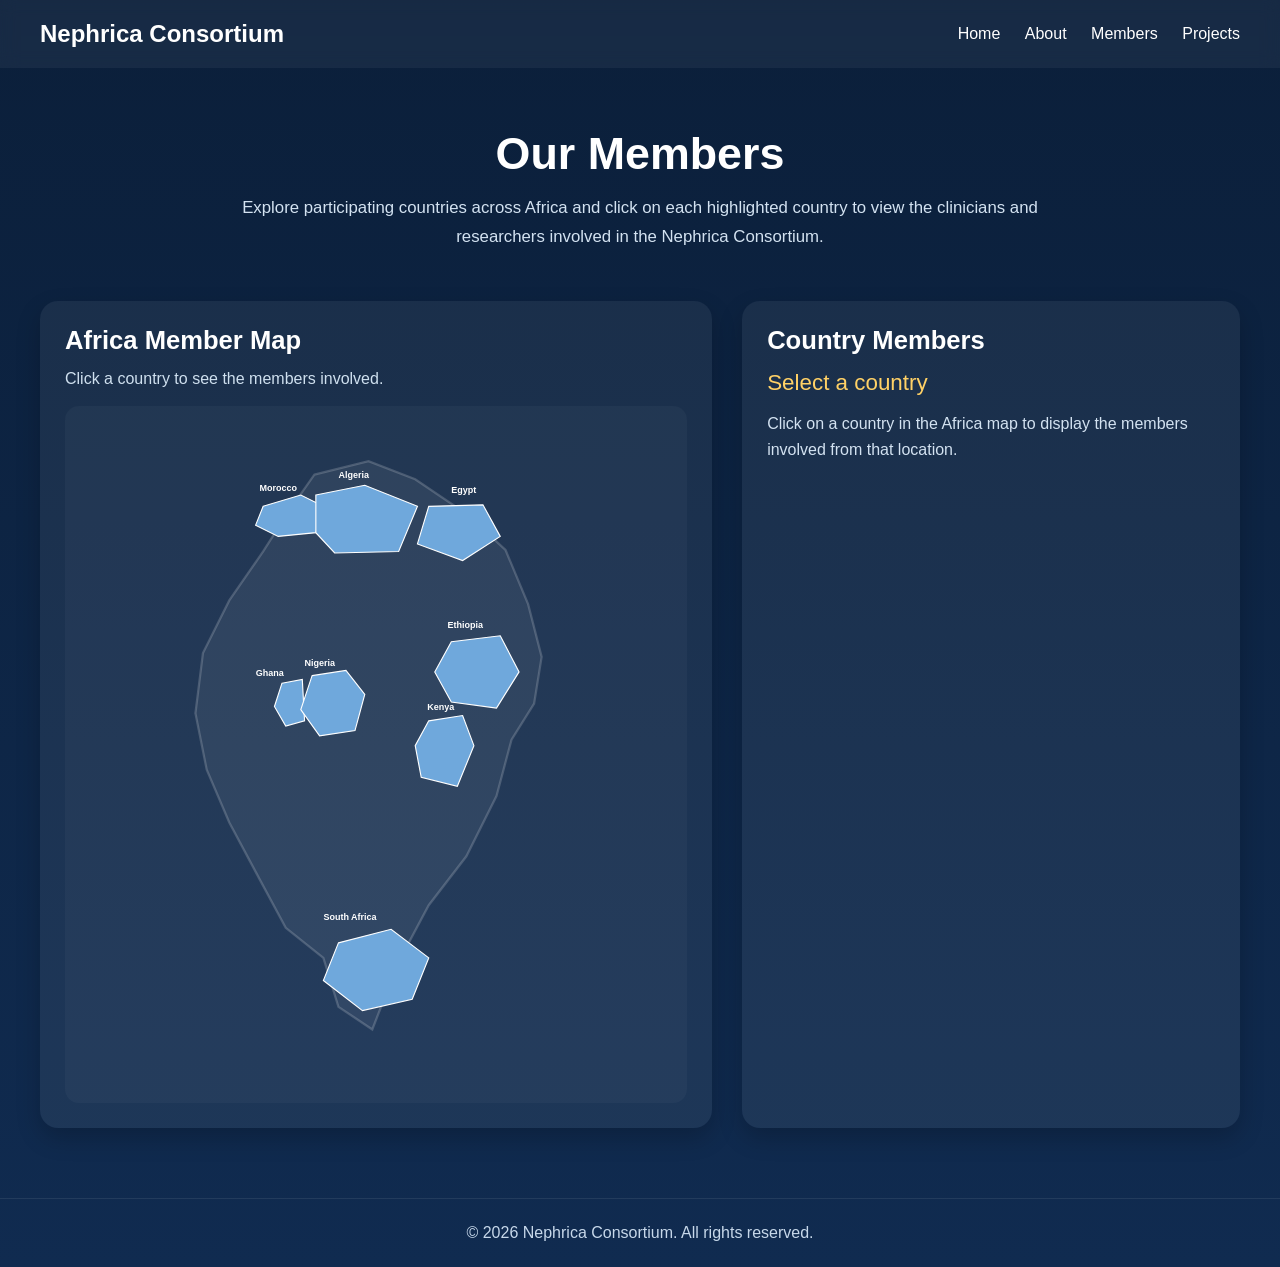
<file: Members.html>
<!DOCTYPE html>
<html lang="en">
<head>
  <meta charset="UTF-8" />
  <meta name="viewport" content="width=device-width, initial-scale=1.0" />
  <title>Members | Nephrica Consortium</title>

  <style>
    * {
      box-sizing: border-box;
      margin: 0;
      padding: 0;
    }

    body {
      font-family: Arial, sans-serif;
      background: linear-gradient(180deg, #0b1f3a 0%, #102b50 100%);
      color: white;
    }

    header {
      display: flex;
      justify-content: space-between;
      align-items: center;
      padding: 20px 40px;
      background: rgba(255,255,255,0.05);
      backdrop-filter: blur(8px);
    }

    .logo {
      font-size: 1.5rem;
      font-weight: bold;
    }

    nav a {
      color: white;
      text-decoration: none;
      margin-left: 20px;
      font-weight: 500;
      transition: color 0.3s ease;
    }

    nav a:hover {
      color: #7fc8ff;
    }

    .hero {
      text-align: center;
      padding: 60px 20px 30px;
    }

    .hero h1 {
      font-size: 2.8rem;
      margin-bottom: 15px;
    }

    .hero p {
      max-width: 850px;
      margin: 0 auto;
      color: #d3e2f1;
      font-size: 1.05rem;
      line-height: 1.7;
    }

    .main-section {
      display: grid;
      grid-template-columns: 1.35fr 1fr;
      gap: 30px;
      padding: 20px 40px 50px;
      max-width: 1400px;
      margin: 0 auto;
    }

    .card {
      background: rgba(255,255,255,0.06);
      border-radius: 18px;
      padding: 25px;
      box-shadow: 0 10px 25px rgba(0,0,0,0.2);
    }

    .card h2 {
      margin-bottom: 15px;
      font-size: 1.6rem;
    }

    .subtext {
      color: #cfe0ef;
      margin-bottom: 18px;
    }

    .map-wrapper {
      width: 100%;
      overflow: hidden;
      border-radius: 14px;
      background: rgba(255,255,255,0.03);
      padding: 10px;
    }

    svg {
      width: 100%;
      height: auto;
      display: block;
    }

    .africa-outline {
      fill: rgba(255,255,255,0.06);
      stroke: rgba(255,255,255,0.18);
      stroke-width: 3;
    }

    .country {
      fill: #6fa8dc;
      stroke: white;
      stroke-width: 1.5;
      cursor: pointer;
      transition: fill 0.25s ease, transform 0.2s ease;
    }

    .country:hover {
      fill: #9fd3ff;
    }

    .country.active {
      fill: #ffd166;
    }

    .country-label {
      fill: white;
      font-size: 12px;
      font-weight: bold;
      pointer-events: none;
    }

    .selected-country {
      font-size: 1.4rem;
      color: #ffd166;
      margin-bottom: 15px;
    }

    .default-text {
      color: #d3e2f1;
      line-height: 1.6;
    }

    .member-list {
      list-style: none;
      margin-top: 10px;
    }

    .member-list li {
      background: rgba(255,255,255,0.05);
      border-left: 4px solid #7fc8ff;
      border-radius: 10px;
      padding: 12px 14px;
      margin-bottom: 12px;
    }

    .member-name {
      display: block;
      font-weight: bold;
      margin-bottom: 4px;
    }

    .member-role {
      color: #d3e2f1;
      font-size: 0.95rem;
    }

    footer {
      text-align: center;
      padding: 25px 20px;
      color: #c7d8ea;
      border-top: 1px solid rgba(255,255,255,0.08);
      margin-top: 20px;
    }

    @media (max-width: 950px) {
      header {
        flex-direction: column;
        gap: 12px;
        padding: 18px 20px;
      }

      nav {
        display: flex;
        flex-wrap: wrap;
        justify-content: center;
      }

      nav a {
        margin: 6px 10px;
      }

      .main-section {
        grid-template-columns: 1fr;
        padding: 20px;
      }

      .hero h1 {
        font-size: 2.2rem;
      }
    }
  </style>
</head>
<body>

  <header>
    <div class="logo">Nephrica Consortium</div>
    <nav>
      <a href="./index.html">Home</a>
      <a href="./about.html">About</a>
      <a href="./Members.html">Members</a>
      <a href="./projects.html">Projects</a>
    </nav>
  </header>

  <section class="hero">
    <h1>Our Members</h1>
    <p>
      Explore participating countries across Africa and click on each highlighted country
      to view the clinicians and researchers involved in the Nephrica Consortium.
    </p>
  </section>

  <section class="main-section">
    <div class="card">
      <h2>Africa Member Map</h2>
      <p class="subtext">Click a country to see the members involved.</p>

      <div class="map-wrapper">
        <svg viewBox="0 0 800 900" xmlns="http://www.w3.org/2000/svg" aria-label="Interactive Africa Map">

          <!-- Africa outline -->
          <path
            class="africa-outline"
            d="M318 78
               L390 60 L452 84 L520 130 L572 178
               L602 250 L620 320 L610 382
               L580 430 L560 505 L520 585
               L470 650 L430 725 L395 815
               L350 785 L330 720 L280 680
               L245 615 L205 540 L175 470
               L160 395 L170 315 L205 245
               L250 180 L285 125 Z"
          />

          <!-- Morocco -->
          <polygon
            id="Morocco"
            class="country"
            points="250,120 300,105 330,120 320,155 270,160 240,145">
          </polygon>
          <text x="245" y="100" class="country-label">Morocco</text>

          <!-- Algeria -->
          <polygon
            id="Algeria"
            class="country"
            points="320,105 385,92 455,120 430,180 345,182 320,155">
          </polygon>
          <text x="350" y="83" class="country-label">Algeria</text>

          <!-- Egypt -->
          <polygon
            id="Egypt"
            class="country"
            points="470,120 542,118 565,160 515,192 455,170">
          </polygon>
          <text x="500" y="102" class="country-label">Egypt</text>

          <!-- Ghana -->
          <polygon
            id="Ghana"
            class="country"
            points="275,355 302,350 305,405 280,412 265,386">
          </polygon>
          <text x="240" y="345" class="country-label">Ghana</text>

          <!-- Nigeria -->
          <polygon
            id="Nigeria"
            class="country"
            points="315,345 360,338 385,370 372,418 325,425 300,390">
          </polygon>
          <text x="305" y="332" class="country-label">Nigeria</text>

          <!-- Ethiopia -->
          <polygon
            id="Ethiopia"
            class="country"
            points="500,300 565,292 590,340 560,388 500,380 478,340">
          </polygon>
          <text x="495" y="282" class="country-label">Ethiopia</text>

          <!-- Kenya -->
          <polygon
            id="Kenya"
            class="country"
            points="470,405 515,398 530,438 508,492 460,480 452,438">
          </polygon>
          <text x="468" y="390" class="country-label">Kenya</text>

          <!-- South Africa -->
          <polygon
            id="South Africa"
            class="country"
            points="350,700 420,682 470,720 448,775 382,790 330,750">
          </polygon>
          <text x="330" y="670" class="country-label">South Africa</text>
        </svg>
      </div>
    </div>

    <div class="card">
      <h2>Country Members</h2>
      <div id="memberContent">
        <div class="selected-country">Select a country</div>
        <p class="default-text">
          Click on a country in the Africa map to display the members involved from that location.
        </p>
      </div>
    </div>
  </section>

  <footer>
    &copy; 2026 Nephrica Consortium. All rights reserved.
  </footer>

  <script>
    const membersData = {
      "Morocco": [
        { name: "Dr. Amina El Idrissi", role: "Nephrologist" },
        { name: "Dr. Youssef Bennani", role: "Clinical Research Lead" }
      ],
      "Algeria": [
        { name: "Dr. Samir Khelifa", role: "Internal Medicine / Nephrology" }
      ],
      "Egypt": [
        { name: "Dr. Omar Hassan", role: "Renal Pathway Coordinator" },
        { name: "Dr. Salma Fawzy", role: "Clinical Investigator" }
      ],
      "Ghana": [
        { name: "Dr. Kwame Mensah", role: "Nephrology Consultant" }
      ],
      "Nigeria": [
        { name: "Dr. Chinedu Okafor", role: "Nephrologist" },
        { name: "Dr. Adaeze Eze", role: "Glomerular Disease Researcher" },
        { name: "Dr. Ibrahim Bello", role: "Consultant Physician" }
      ],
      "Ethiopia": [
        { name: "Dr. Hana Tesfaye", role: "Nephrologist" }
      ],
      "Kenya": [
        { name: "Dr. Mercy Wanjiku", role: "Nephrologist" },
        { name: "Dr. Daniel Otieno", role: "Transplant Specialist" }
      ],
      "South Africa": [
        { name: "Dr. Thabo Ndlovu", role: "Nephrologist" },
        { name: "Dr. Naledi Moletsane", role: "Academic Research Collaborator" }
      ]
    };

    const countries = document.querySelectorAll(".country");
    const memberContent = document.getElementById("memberContent");

    countries.forEach(country => {
      country.addEventListener("click", () => {
        countries.forEach(c => c.classList.remove("active"));
        country.classList.add("active");

        const countryName = country.id;
        const members = membersData[countryName] || [];

        let html = `<div class="selected-country">${countryName}</div>`;

        if (members.length > 0) {
          html += `<ul class="member-list">`;
          members.forEach(member => {
            html += `
              <li>
                <span class="member-name">${member.name}</span>
                <span class="member-role">${member.role}</span>
              </li>
            `;
          });
          html += `</ul>`;
        } else {
          html += `<p class="default-text">No members have been added for this country yet.</p>`;
        }

        memberContent.innerHTML = html;
      });
    });
  </script>

</body>
</html>
</file>
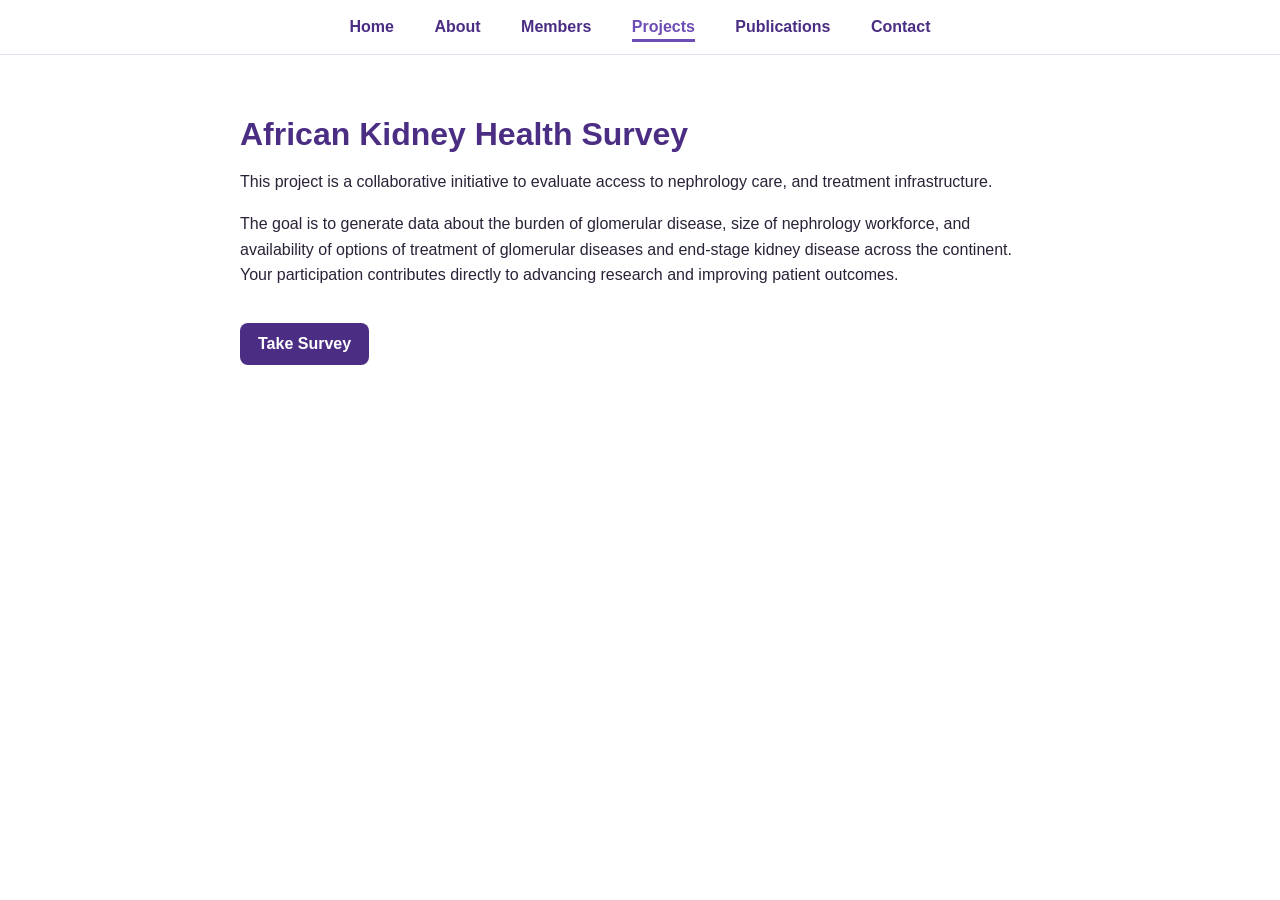
<file: project-survey.html>
<!DOCTYPE html>
<html lang="en">
<head>
<meta charset="UTF-8">
<meta name="viewport" content="width=device-width, initial-scale=1.0">
<title>African Kidney Health Survey</title>

<style>
:root {
  --deep-purple: #4b2e83;
  --mid-purple: #6d4db3;
  --soft-purple: #f8f5fc;
  --border: #e7dcf5;
}

body {
  margin: 0;
  font-family: Arial, sans-serif;
  background: white;
  color: #2b2238;
}

nav {
  border-bottom: 1px solid var(--border);
  padding: 18px;
  text-align: center;
}

nav a {
  color: var(--deep-purple);
  text-decoration: none;
  margin: 0 18px;
  font-weight: bold;
  padding-bottom: 4px;
}

nav a:hover {
  color: var(--mid-purple);
}

nav a.active {
  color: var(--mid-purple);
  border-bottom: 3px solid var(--mid-purple);
}

.container {
  max-width: 800px;
  margin: auto;
  padding: 40px 20px;
}

h1 {
  color: var(--deep-purple);
  margin-bottom: 15px;
}

p {
  line-height: 1.6;
  margin-bottom: 15px;
}

.btn {
  display: inline-block;
  margin-top: 20px;
  padding: 12px 18px;
  background: var(--deep-purple);
  color: white;
  text-decoration: none;
  border-radius: 8px;
  font-weight: bold;
}

.btn:hover {
  background: var(--mid-purple);
}
</style>
</head>

<body>

<nav>
  <a href="index.html">Home</a>
  <a href="about.html">About</a>
  <a href="members.html">Members</a>
  <a href="projects.html" class="active">Projects</a>
  <a href="Publications.html">Publications</a>
  <a href="contact.html">Contact</a>
</nav>

<div class="container">

<h1>African Kidney Health Survey</h1>

<p>
This project is a collaborative initiative to evaluate access to nephrology care, and treatment infrastructure.
</p>

<p>
The goal is to generate data about the burden of glomerular disease, size of nephrology workforce, and availability of options of treatment of glomerular diseases and end-stage kidney disease across the continent.

Your participation contributes directly to advancing research and improving patient outcomes.
</p>

<a class="btn" href="https://redcap.mountsinai.org/redcap/surveys/?s=8YYJ3MRYLPH7C44J" target="_blank">
  Take Survey
</a>

</div>

</body>
</html>
</file>
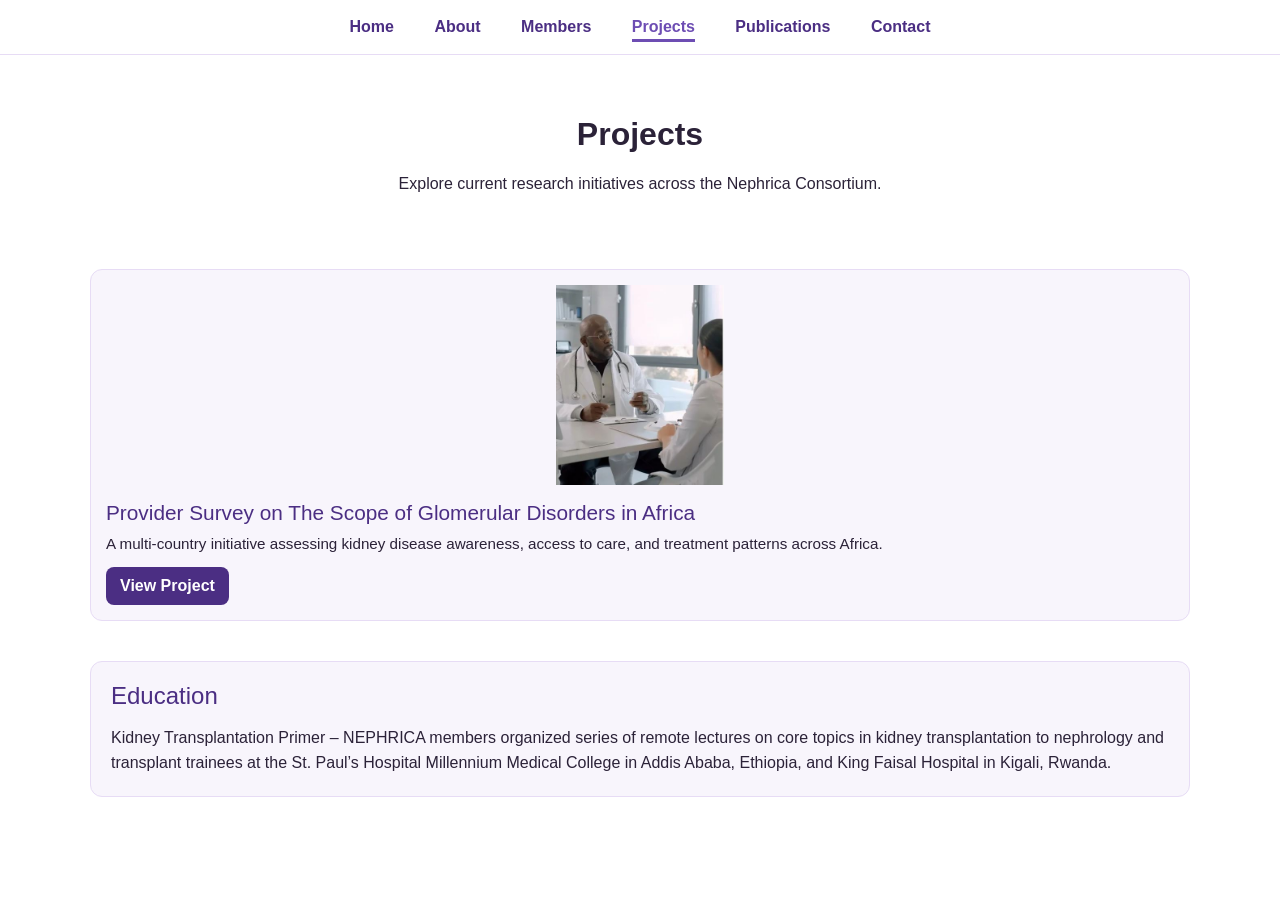
<file: projects.html>
<!DOCTYPE html> 
<html lang="en">
<head>
<meta charset="UTF-8">
<meta name="viewport" content="width=device-width, initial-scale=1.0">
<title>Projects | Nephrica Consortium</title>

<style>
:root {
  --deep-purple: #4b2e83;
  --mid-purple: #6d4db3;
  --soft-purple: #f8f5fc;
  --border: #e7dcf5;
}

body {
  margin: 0;
  font-family: Arial, sans-serif;
  background: white;
  color: #2b2238;
}

nav {
  border-bottom: 1px solid var(--border);
  padding: 18px;
  text-align: center;
}

nav a {
  color: var(--deep-purple);
  text-decoration: none;
  margin: 0 18px;
  font-weight: bold;
  padding-bottom: 4px;
}

nav a:hover {
  color: var(--mid-purple);
}

nav a.active {
  color: var(--mid-purple);
  border-bottom: 3px solid var(--mid-purple);
}

.hero {
  text-align: center;
  padding: 40px 20px;
}

.projects-grid {
  max-width: 1100px;
  margin: auto;
  display: grid;
  grid-template-columns: repeat(auto-fit, minmax(280px, 1fr));
  gap: 25px;
  padding: 20px;
}

.project-card {
  background: var(--soft-purple);
  border: 1px solid var(--border);
  border-radius: 12px;
  padding: 15px;
  transition: 0.25s;
}

.project-card:hover {
  transform: translateY(-5px);
  box-shadow: 0 6px 18px rgba(75,46,131,0.15);
}

/* ✅ FIXED IMAGE */
.project-image {
  width: 100%;
  height: auto;
  max-height: 200px;
  object-fit: contain;
  border-radius: 8px;
  margin-bottom: 12px;
}

.project-title {
  font-size: 1.3rem;
  color: var(--deep-purple);
  margin-bottom: 10px;
}

.project-desc {
  font-size: 0.95rem;
  margin-bottom: 15px;
}

.project-btn {
  display: inline-block;
  padding: 10px 14px;
  background: var(--deep-purple);
  color: white;
  text-decoration: none;
  border-radius: 8px;
  font-weight: bold;
}

.project-btn:hover {
  background: var(--mid-purple);
}

.education-section {
  max-width: 1100px;
  margin: 20px auto 40px auto;
  padding: 0 20px;
}

.education-card {
  background: var(--soft-purple);
  border: 1px solid var(--border);
  border-radius: 12px;
  padding: 20px;
}

.education-title {
  font-size: 1.5rem;
  color: var(--deep-purple);
  margin-bottom: 15px;
}

.education-desc {
  line-height: 1.6;
}
</style>
</head>

<body>

<nav>
  <a href="index.html">Home</a>
  <a href="about.html">About</a>
  <a href="members.html">Members</a>
  <a href="projects.html" class="active">Projects</a>
  <a href="Publications.html">Publications</a>
  <a href="contact.html">Contact</a>
</nav>

<div class="hero">
  <h1>Projects</h1>
  <p>Explore current research initiatives across the Nephrica Consortium.</p>
</div>

<div class="projects-grid">

  <div class="project-card">
    <img src="./images/Dr.%20photo.JPG" class="project-image">

    <div class="project-title">
      Provider Survey on The Scope of Glomerular Disorders in Africa
    </div>

    <div class="project-desc">
      A multi-country initiative assessing kidney disease awareness,
      access to care, and treatment patterns across Africa.
    </div>

    <a class="project-btn" href="project-survey.html">View Project</a>
  </div>

</div>

<div class="education-section">

  <div class="education-card">

    <div class="education-title">
      Education
    </div>

    <div class="education-desc">
      Kidney Transplantation Primer – NEPHRICA members organized series of remote lectures on core topics in kidney transplantation to nephrology and transplant trainees at the St. Paul’s Hospital Millennium Medical College in Addis Ababa, Ethiopia, and King Faisal Hospital in Kigali, Rwanda.
    </div>

  </div>

</div>

</body>
</html>
</file>
